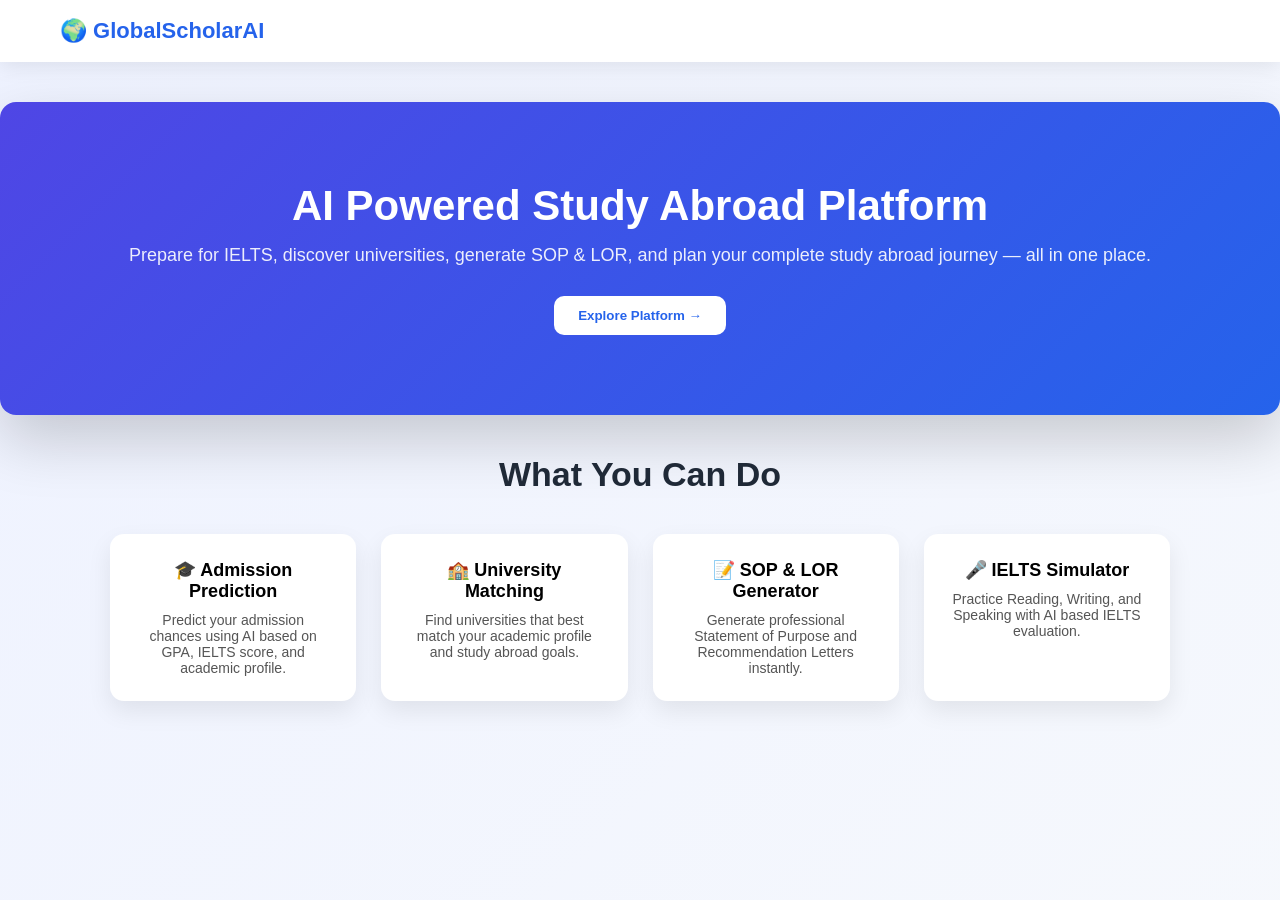
<file: frontend/index.html>
<!DOCTYPE html>
<html>

<head>
<title>GlobalScholarAI</title>
<link rel="stylesheet" href="css/style.css">
</head>

<body>

<!-- NAVBAR -->

<div class="navbar">
<div class="logo">🌍 GlobalScholarAI</div>
</div>


<!-- HERO SECTION -->

<div class="hero">

<h1>AI Powered Study Abroad Platform</h1>

<p class="hero-text">
Prepare for IELTS, discover universities, generate SOP & LOR,
and plan your complete study abroad journey — all in one place.
</p>

<button class="hero-btn"
onclick="location.href='dashboard.html'">
Explore Platform →
</button>

</div>


<!-- FEATURES -->

<div class="container">

<h2 class="page-title">What You Can Do</h2>

<div class="features">

<div class="feature-card">
<h3>🎓 Admission Prediction</h3>
<p>
Predict your admission chances using AI based on GPA,
IELTS score, and academic profile.
</p>
</div>

<div class="feature-card">
<h3>🏫 University Matching</h3>
<p>
Find universities that best match your academic profile
and study abroad goals.
</p>
</div>

<div class="feature-card">
<h3>📝 SOP & LOR Generator</h3>
<p>
Generate professional Statement of Purpose
and Recommendation Letters instantly.
</p>
</div>

<div class="feature-card">
<h3>🎤 IELTS Simulator</h3>
<p>
Practice Reading, Writing, and Speaking with
AI based IELTS evaluation.
</p>
</div>

</div>

</div>

</body>

</html>
</file>
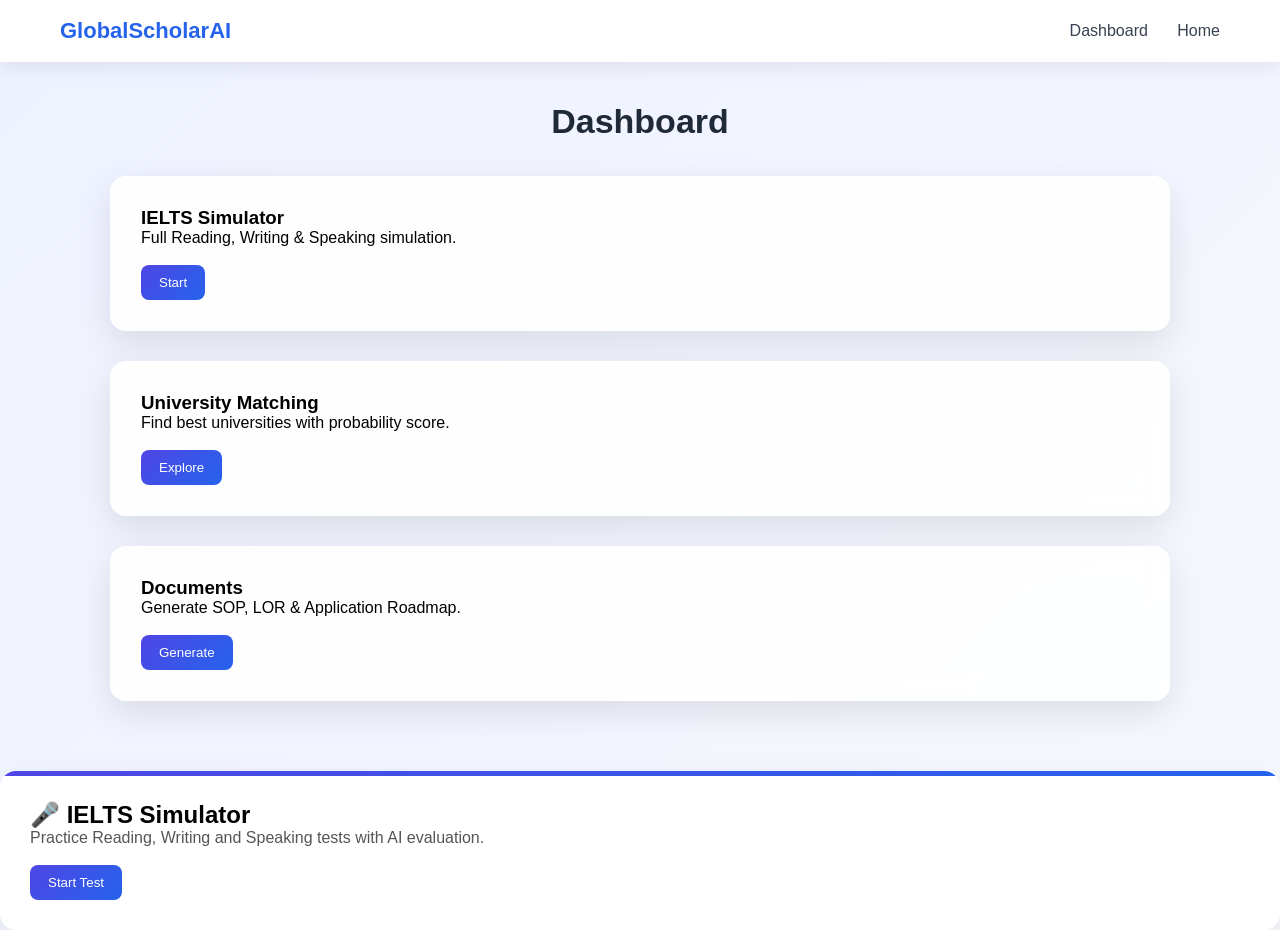
<file: frontend/dashboard.html>
<!DOCTYPE html>
<html>
<head>
    <title>Dashboard - GlobalScholarAI</title>
    <link rel="stylesheet" href="css/style.css">
</head>
<body>

<div class="navbar">
    <div class="logo">GlobalScholarAI</div>
    <div class="nav-links">
        <a href="dashboard.html">Dashboard</a>
        <a href="index.html">Home</a>
    </div>
</div>

<div class="container">
    <h1 class="page-title">Dashboard</h1>

    <div class="grid grid-3">

        <div class="card">
            <h3>IELTS Simulator</h3>
            <p>Full Reading, Writing & Speaking simulation.</p>
            <br>
            <a href="ielts/ielts-start.html">
                <button class="btn-primary">Start</button>
            </a>
        </div>

        <div class="card">
            <h3>University Matching</h3>
            <p>Find best universities with probability score.</p>
            <br>
            <a href="universities/match.html">
                <button class="btn-primary">Explore</button>
            </a>
        </div>

        <div class="card">
            <h3>Documents</h3>
            <p>Generate SOP, LOR & Application Roadmap.</p>
            <br>
            <a href="documents/documents.html">
                <button class="btn-primary">Generate</button>
            </a>
        </div>

    </div>
</div>

<div class="dashboard-card">

<h2>🎤 IELTS Simulator</h2>

<p>
Practice Reading, Writing and Speaking tests with AI evaluation.
</p>

<button class="btn-primary"
onclick="location.href='ielts/ielts-start.html'">
Start Test
</button>

</div>


</body>
</html>
</file>
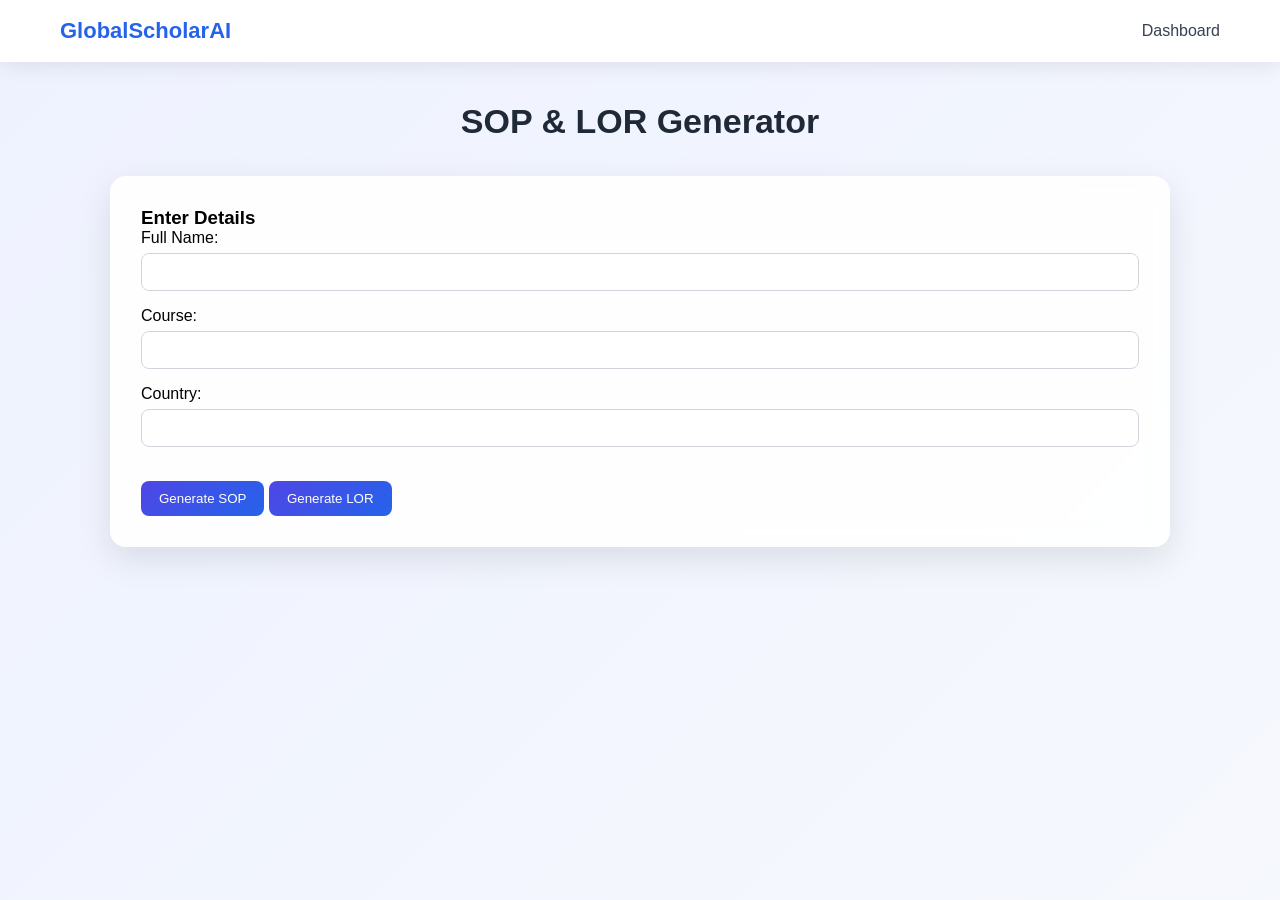
<file: frontend/documents/documents.html>
<!DOCTYPE html>
<html>
<head>
    <title>Documents Generator</title>
    <link rel="stylesheet" href="../css/style.css">
    <script src="../js/config.js"></script>
</head>
<body>

<div class="navbar">
    <div class="logo">GlobalScholarAI</div>
    <div class="nav-links">
        <a href="../dashboard.html">Dashboard</a>
    </div>
</div>

<div class="container">

    <h1 class="page-title">SOP & LOR Generator</h1>

    <div class="card">
        <h3>Enter Details</h3>

        <label>Full Name:</label>
        <input type="text" id="name">

        <label>Course:</label>
        <input type="text" id="course">

        <label>Country:</label>
        <input type="text" id="country">

        <br><br>

        <button class="btn-primary" onclick="generateSOP()">Generate SOP</button>
        <button class="btn-primary" onclick="generateLOR()">Generate LOR</button>
    </div>

    <div id="document-result" style="display:none;">
        <div class="card">
            <h3>Generated Document</h3>
            <div id="output"></div>
        </div>
    </div>

</div>

<script>

async function generateSOP() {

    const response = await fetch(`${API_BASE}/documents/sop`, {
        method: "POST",
        headers: { "Content-Type": "application/json" },
        body: JSON.stringify({
            name: document.getElementById("name").value,
            field: document.getElementById("course").value,
            country: document.getElementById("country").value,
            academic_background: "Bachelor's in Computer Science",
            experience: "Machine Learning projects and AI systems",
            career_goals: "Become a Data Scientist",
            why_country: "Germany has strong AI research and industry"
        })
    });

    const result = await response.json();

    document.getElementById("document-result").style.display = "block";
    document.getElementById("output").innerText = result.sop;
}

async function generateLOR() {

    const response = await fetch(`${API_BASE}/documents/lor`, {
        method: "POST",
        headers: { "Content-Type": "application/json" },
        body: JSON.stringify({
            type: "academic",
            student_name: document.getElementById("name").value,
            recommender_name: "Dr. Sharma",
            duration: "2 years",
            field: document.getElementById("course").value,
            strengths: "Strong analytical thinking and ML skills",
            achievements: "Built AI complaint routing system",
            country: document.getElementById("country").value
        })
    });

    const result = await response.json();

    document.getElementById("document-result").style.display = "block";
    document.getElementById("output").innerText = result.lor;
}

</script>

</body>
</html>
</file>
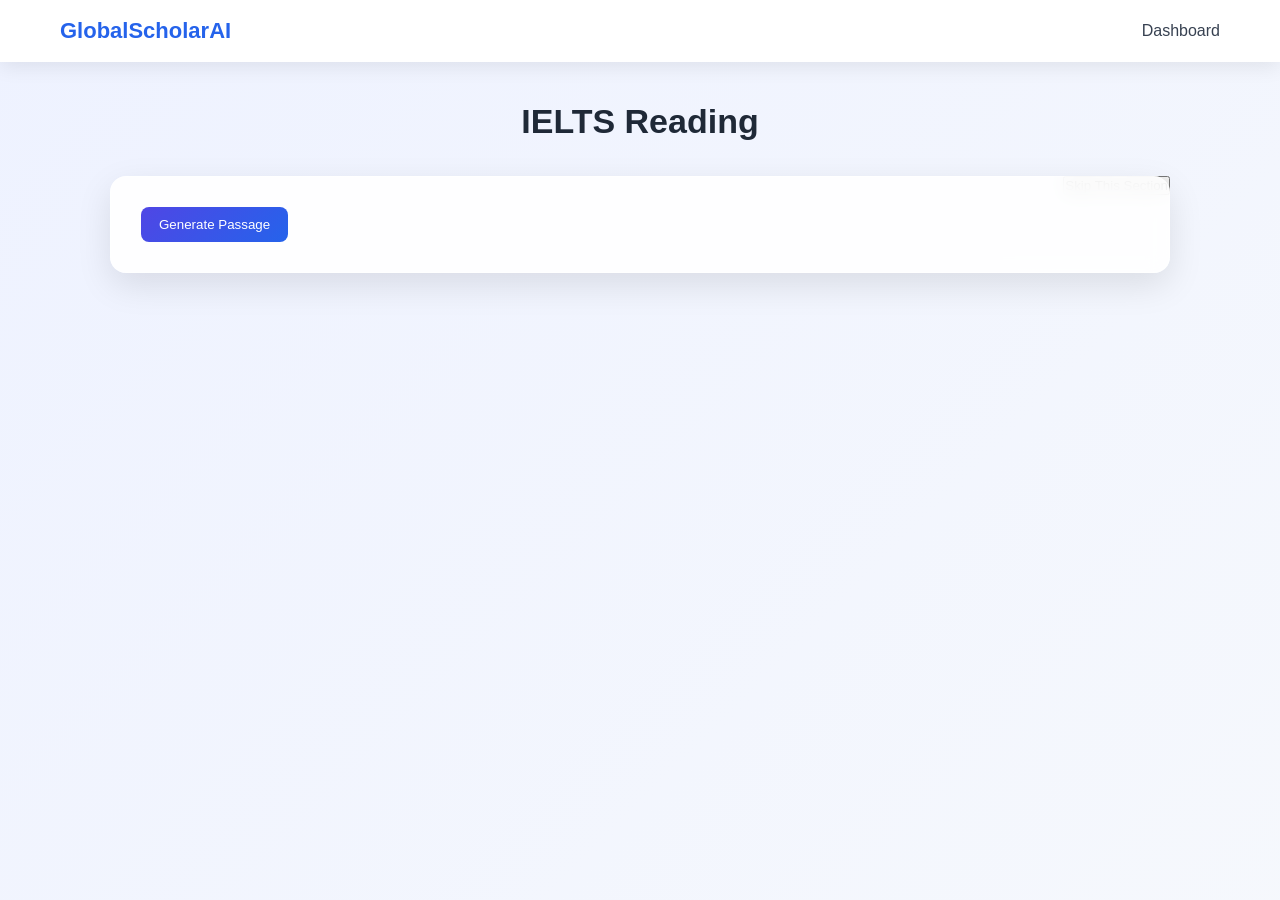
<file: frontend/ielts/ielts-reading.html>
<!DOCTYPE html>
<html>
<head>
    <title>IELTS Reading</title>
    <link rel="stylesheet" href="../css/style.css">
    <script src="../js/config.js"></script>
</head>
<body>

<div class="navbar">
    <div class="logo">GlobalScholarAI</div>
    <div class="nav-links">
        <a href="../dashboard.html">Dashboard</a>
    </div>
</div>

<div class="container">

    <h1 class="page-title">IELTS Reading</h1>

    <!-- ✅ Skip Button -->
    <button class="btn-secondary"
        onclick="skipSection('ielts-writing.html')" 
        style="float:right; margin-bottom:10px;">
        Skip This Section
    </button>

    <!-- Progress -->
    <div class="progress-container">
        <div class="progress-bar" style="width: 30%;"></div>
    </div>

    <div class="card">
        <button class="btn-primary" onclick="loadReading()">
            Generate Passage
        </button>
    </div>

    <!-- ✅ Proper Loading -->
    <div id="loading" style="display:none; margin-top:15px;">
        <p>Checking your answers... Please wait ⏳</p>
    </div>

    <div id="reading-section" style="display:none;">

        <div class="card">
            <h3>Passage</h3>
            <br>
            <p id="passage-text"></p>
        </div>

        <div class="card">
            <h3>Questions</h3>
            <br>
            <form id="reading-form"></form>
            <br>
            <button class="btn-primary" onclick="submitReading()">
                Submit Answers
            </button>
        </div>

    </div>

</div>

<script>

let questionsData = [];

async function loadReading() {

    const response = await fetch(`${API_BASE}/ielts/mcq/start`, {
        method: "POST"
    });

    const data = await response.json();

    document.getElementById("reading-section").style.display = "block";
    document.getElementById("passage-text").innerText = data.passage;

    questionsData = data.questions;

    const form = document.getElementById("reading-form");
    form.innerHTML = "";

    questionsData.forEach((q, index) => {

        let optionsHTML = "";

        for (const key in q.options) {
            optionsHTML += `
                <div>
                    <input type="radio" name="q${index}" value="${key}">
                    ${key}. ${q.options[key]}
                </div>
            `;
        }

        const questionHTML = `
            <div class="input-group">
                <label>${index + 1}. ${q.question}</label>
                ${optionsHTML}
            </div>
        `;

        form.innerHTML += questionHTML;
    });
}

async function submitReading() {

    const answers = [];

    questionsData.forEach((q, index) => {
        const selected = document.querySelector(`input[name="q${index}"]:checked`);
        answers.push(selected ? selected.value : "");
    });

    // ✅ Show loading
    document.getElementById("loading").style.display = "block";

    const response = await fetch(`${API_BASE}/ielts/mcq/submit`, {
        method: "POST",
        headers: { "Content-Type": "application/json" },
        body: JSON.stringify({
            answers: answers,
            questions: questionsData
        })
    });

    const result = await response.json();

    // ✅ Hide loading
    document.getElementById("loading").style.display = "none";

    // ✅ Store reading band
    if (result.estimated_reading_band) {
        localStorage.setItem("reading_band", result.estimated_reading_band);
    }

    // Move to Writing
    window.location.href = "ielts-writing.html";
}

function skipSection(nextPage) {
    localStorage.setItem("reading_band", "Skipped");
    window.location.href = nextPage;
}

</script>

</body>
</html>
</file>
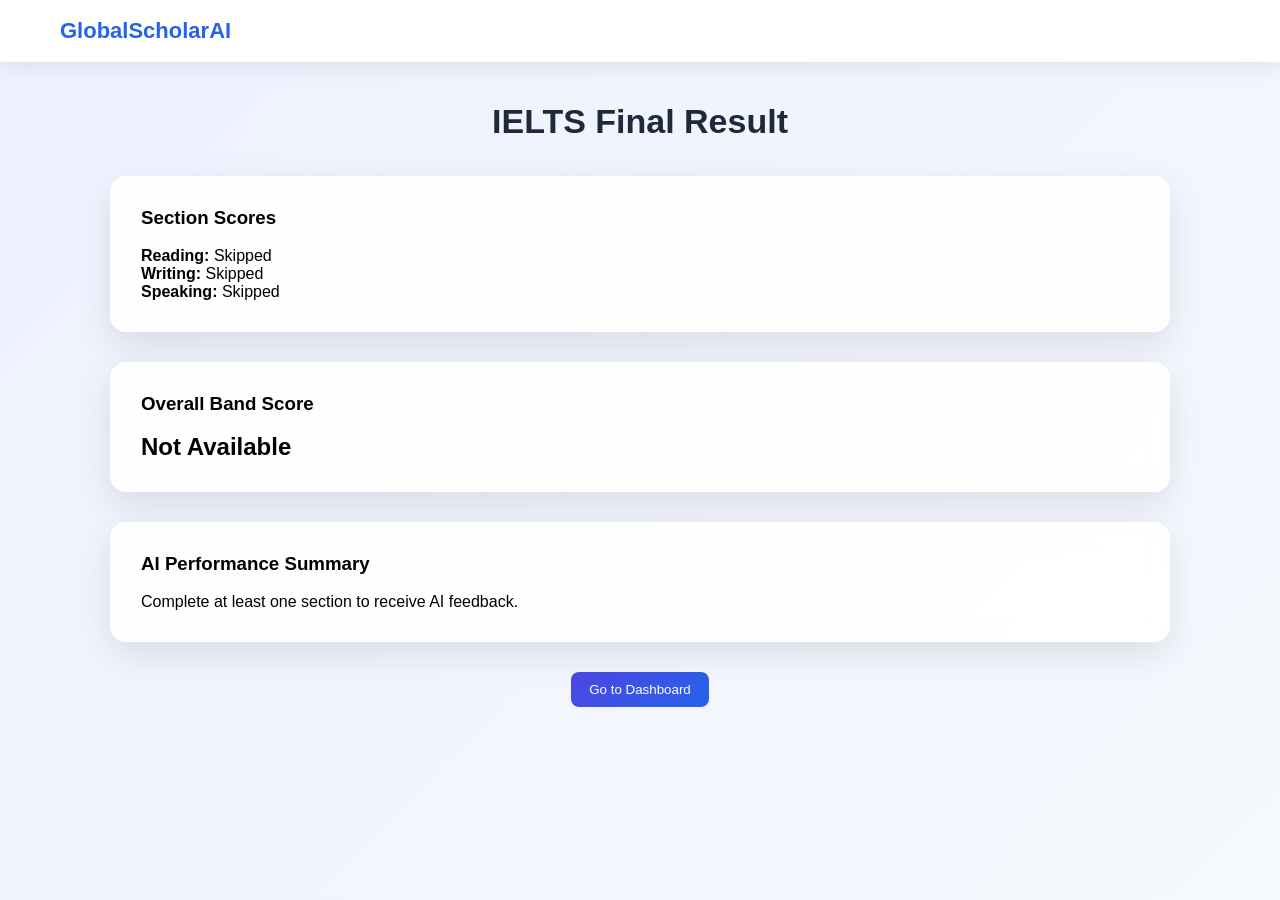
<file: frontend/ielts/ielts-result.html>
<!DOCTYPE html>
<html>
<head>
    <title>IELTS Final Result</title>
    <link rel="stylesheet" href="../css/style.css">
    <script src="../js/config.js"></script>
</head>
<body>

<div class="navbar">
    <div class="logo">GlobalScholarAI</div>
</div>

<div class="container">

    <h1 class="page-title">IELTS Final Result</h1>

    <div class="card">
        <h3>Section Scores</h3>
        <br>
        <div id="section-scores"></div>
    </div>

    <div class="card">
        <h3>Overall Band Score</h3>
        <br>
        <h2 id="overall-band"></h2>
    </div>

    <div class="card">
        <h3>AI Performance Summary</h3>
        <br>
        <div id="summary-loading" style="display:none;">
            Generating AI feedback... ⏳
        </div>
        <div id="ai-summary"></div>
    </div>

    <div style="text-align:center; margin-top:30px;">
    <button class="btn-primary" onclick="goToDashboard()">
        Go to Dashboard
    </button></div>

</div>

<script>

window.onload = generateResult;

async function generateResult() {

    const reading = localStorage.getItem("reading_band");
    const writing = localStorage.getItem("writing_band");
    const speaking = localStorage.getItem("speaking_band");

    let scoresHTML = "";
    let numericScores = [];

    function processSection(name, value) {

        if (!value || value === "Skipped") {
            scoresHTML += `<p><strong>${name}:</strong> Skipped</p>`;
        } else {
            scoresHTML += `<p><strong>${name}:</strong> ${value}</p>`;
            numericScores.push(parseFloat(value));
        }
    }

    processSection("Reading", reading);
    processSection("Writing", writing);
    processSection("Speaking", speaking);

    document.getElementById("section-scores").innerHTML = scoresHTML;

    let overall = "Not Available";

    if (numericScores.length > 0) {
        const avg = numericScores.reduce((a, b) => a + b, 0) / numericScores.length;
        overall = (Math.round(avg * 2) / 2).toFixed(1);
    }

    document.getElementById("overall-band").innerText = overall;

    if (overall !== "Not Available") {
        generateAISummary(reading, writing, speaking, overall);
    } else {
        document.getElementById("ai-summary").innerText =
            "Complete at least one section to receive AI feedback.";
    }
}

async function generateAISummary(reading, writing, speaking, overall) {

    document.getElementById("summary-loading").style.display = "block";

    const response = await fetch(`${API_BASE}/ielts/performance-summary`, {
        method: "POST",
        headers: { "Content-Type": "application/json" },
        body: JSON.stringify({
            reading: reading,
            writing: writing,
            speaking: speaking,
            overall: overall
        })
    });

    const result = await response.json();

    document.getElementById("summary-loading").style.display = "none";

    if (result.error) {
        document.getElementById("ai-summary").innerText = result.raw_output;
        return;
    }

    document.getElementById("ai-summary").innerHTML = `
        <h4>📊 Performance Analysis</h4>
        <p>${result.performance_analysis}</p>
        <br>

        <h4>🎓 University & Country Suggestions</h4>
        <p>${result.university_suggestions}</p>
        <br>

        <h4>📌 Minimum Band Requirements</h4>
        <p>${result.minimum_band_requirements}</p>
        <br>

        <h4>🧭 Admission Roadmap</h4>
        <p>${result.admission_roadmap}</p>
        <br>

        <h4>📈 Section-wise Improvement Plan</h4>
        <p>${result.improvement_plan}</p>
        <br>

        <h4>🚀 Estimated Real Exam Potential</h4>
        <p>${result.exam_potential}</p>
    `;
}

</script>

<script>
function goToDashboard() {
    window.location.href = "../dashboard.html";
}
</script>

</body>
</html>
</file>
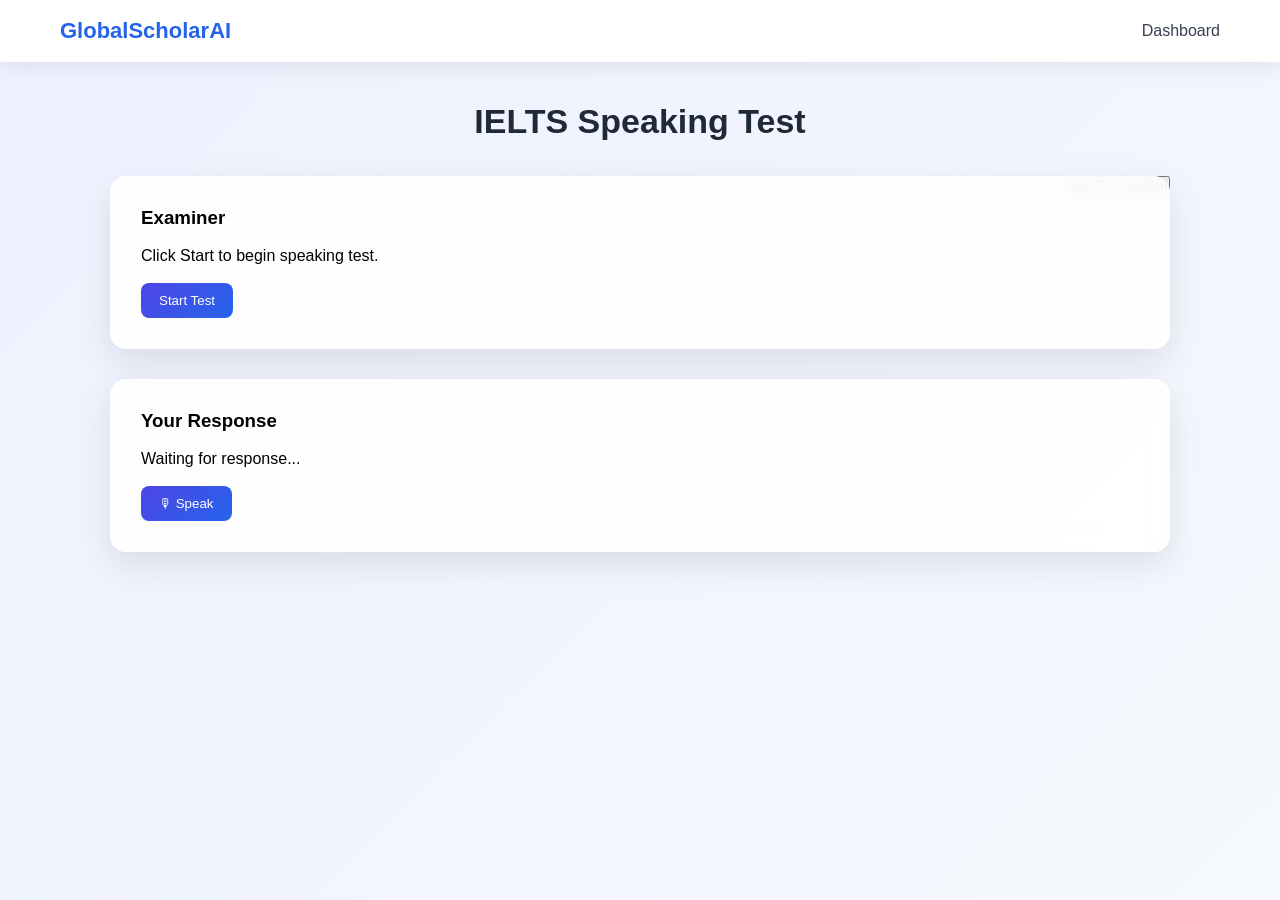
<file: frontend/ielts/ielts-speaking.html>
<!DOCTYPE html>
<html>
<head>
    <title>IELTS Speaking</title>
    <link rel="stylesheet" href="../css/style.css">
    <script src="../js/config.js"></script>
</head>
<body>

<div class="navbar">
    <div class="logo">GlobalScholarAI</div>
    <div class="nav-links">
        <a href="../dashboard.html">Dashboard</a>
    </div>
</div>

<div class="container">

    <h1 class="page-title">IELTS Speaking Test</h1>

    <!-- ✅ Correct Skip Button -->
    <button class="btn-secondary"
        onclick="skipSection('ielts-result.html')" 
        style="float:right; margin-bottom:10px;">
        Skip This Section
    </button>

    <!-- Progress -->
    <div class="progress-container">
        <div class="progress-bar" style="width: 80%;"></div>
    </div>

    <div class="card">
        <h3>Examiner</h3>
        <br>
        <p id="question-box">Click Start to begin speaking test.</p>
        <br>
        <button class="btn-primary" onclick="startSpeaking()">Start Test</button>
    </div>

    <div class="card">
        <h3>Your Response</h3>
        <br>
        <p id="transcript-box">Waiting for response...</p>
        <br>
        <button class="btn-primary" onclick="startRecording()">🎙 Speak</button>
    </div>

    <div id="final-result" style="display:none;">
        <div class="card">
            <h3>Speaking Evaluation</h3>
            <div id="speaking-result"></div>
            <br>
            <button class="btn-primary" onclick="goToResult()">
                View Final Result
            </button>
        </div>
    </div>

</div>

<script>

let sessionId = null;
let recognition;

async function startSpeaking() {

    const response = await fetch(`${API_BASE}/ielts/speaking/start`, {
        method: "POST"
    });

    const data = await response.json();

    sessionId = data.session_id;

    document.getElementById("question-box").innerText = data.question;
    speakText(data.question);
}

function speakText(text) {
    const speech = new SpeechSynthesisUtterance(text);
    speech.lang = "en-US";
    window.speechSynthesis.speak(speech);
}

function startRecording() {

    const SpeechRecognition = window.SpeechRecognition || window.webkitSpeechRecognition;

    if (!SpeechRecognition) {
        alert("Speech recognition not supported in this browser.");
        return;
    }

    recognition = new SpeechRecognition();
    recognition.lang = "en-US";
    recognition.interimResults = false;

    recognition.start();

    recognition.onresult = function(event) {
        const transcript = event.results[0][0].transcript;
        document.getElementById("transcript-box").innerText = transcript;
        sendResponse(transcript);
    };

    recognition.onerror = function() {
        alert("Microphone access denied or not supported.");
    };
}

async function sendResponse(answer) {

    const response = await fetch(`${API_BASE}/ielts/speaking/respond`, {
        method: "POST",
        headers: { "Content-Type": "application/json" },
        body: JSON.stringify({
            session_id: sessionId,
            answer: answer
        })
    });

    const data = await response.json();

    // ✅ If evaluation JSON returned (has overall_band)
    if (data.overall_band) {

        // Store speaking band
        localStorage.setItem("speaking_band", data.overall_band);

        document.getElementById("final-result").style.display = "block";

        document.getElementById("speaking-result").innerHTML = `
            <p><strong>Overall Band:</strong> ${data.overall_band}</p>
            <p><strong>Fluency & Coherence:</strong> ${data.fluency}</p>
            <p><strong>Lexical Resource:</strong> ${data.lexical_resource}</p>
            <p><strong>Grammar:</strong> ${data.grammar}</p>
            <p><strong>Pronunciation:</strong> ${data.pronunciation}</p>
            <br>
            <p><strong>Strengths:</strong><br>${data.strengths}</p>
            <br>
            <p><strong>Weaknesses:</strong><br>${data.weaknesses}</p>
            <br>
            <p><strong>Improvement Suggestions:</strong><br>${data.improvement_suggestions}</p>
        `;

    } else {
        // Continue asking next question
        document.getElementById("question-box").innerText = data.question;
        speakText(data.question);
    }
}

function goToResult() {
    window.location.href = "ielts-result.html";
}

function skipSection(nextPage) {
    localStorage.setItem("speaking_band", "Skipped");
    window.location.href = nextPage;
}

</script>

</body>
</html>
</file>
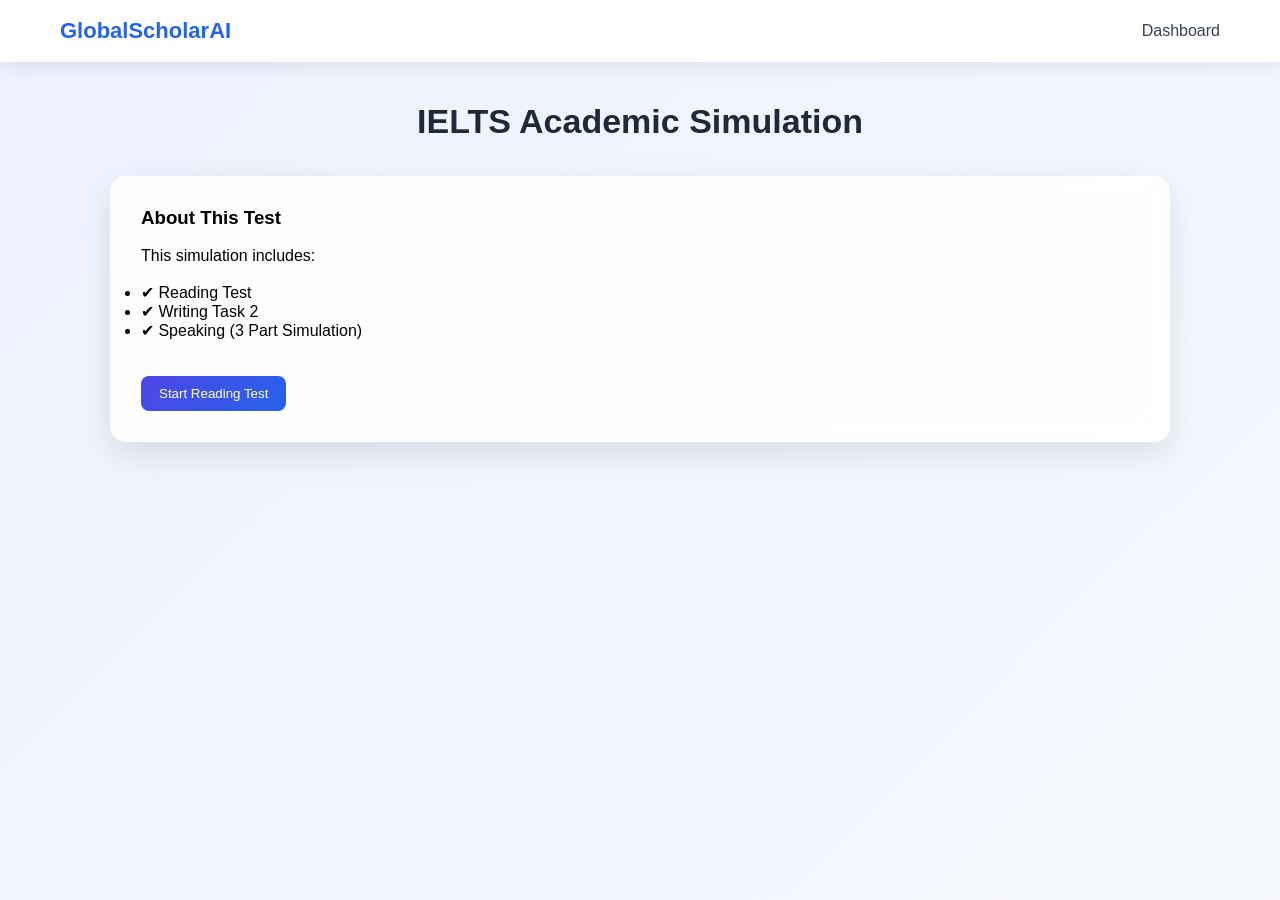
<file: frontend/ielts/ielts-start.html>
<!DOCTYPE html>
<html>
<head>
    <title>IELTS Simulator - Start</title>
    <link rel="stylesheet" href="../css/style.css">
    <script src="../js/config.js"></script>
</head>
<body>

<div class="navbar">
    <div class="logo">GlobalScholarAI</div>
    <div class="nav-links">
        <a href="../dashboard.html">Dashboard</a>
    </div>
</div>

<div class="container">

    <h1 class="page-title">IELTS Academic Simulation</h1>

    <!-- Progress Bar -->
    <div class="progress-container">
        <div class="progress-bar" style="width: 10%;"></div>
    </div>

    <div class="card">
        <h3>About This Test</h3>
        <br>
        <p>This simulation includes:</p>
        <br>
        <ul>
            <li>✔ Reading Test</li>
            <li>✔ Writing Task 2</li>
            <li>✔ Speaking (3 Part Simulation)</li>
        </ul>
        <br><br>

        <button class="btn-primary" onclick="startReading()">
            Start Reading Test
        </button>
    </div>

</div>

<script>
function startReading() {
    window.location.href = "ielts-reading.html";
}
</script>

</body>
</html>
</file>
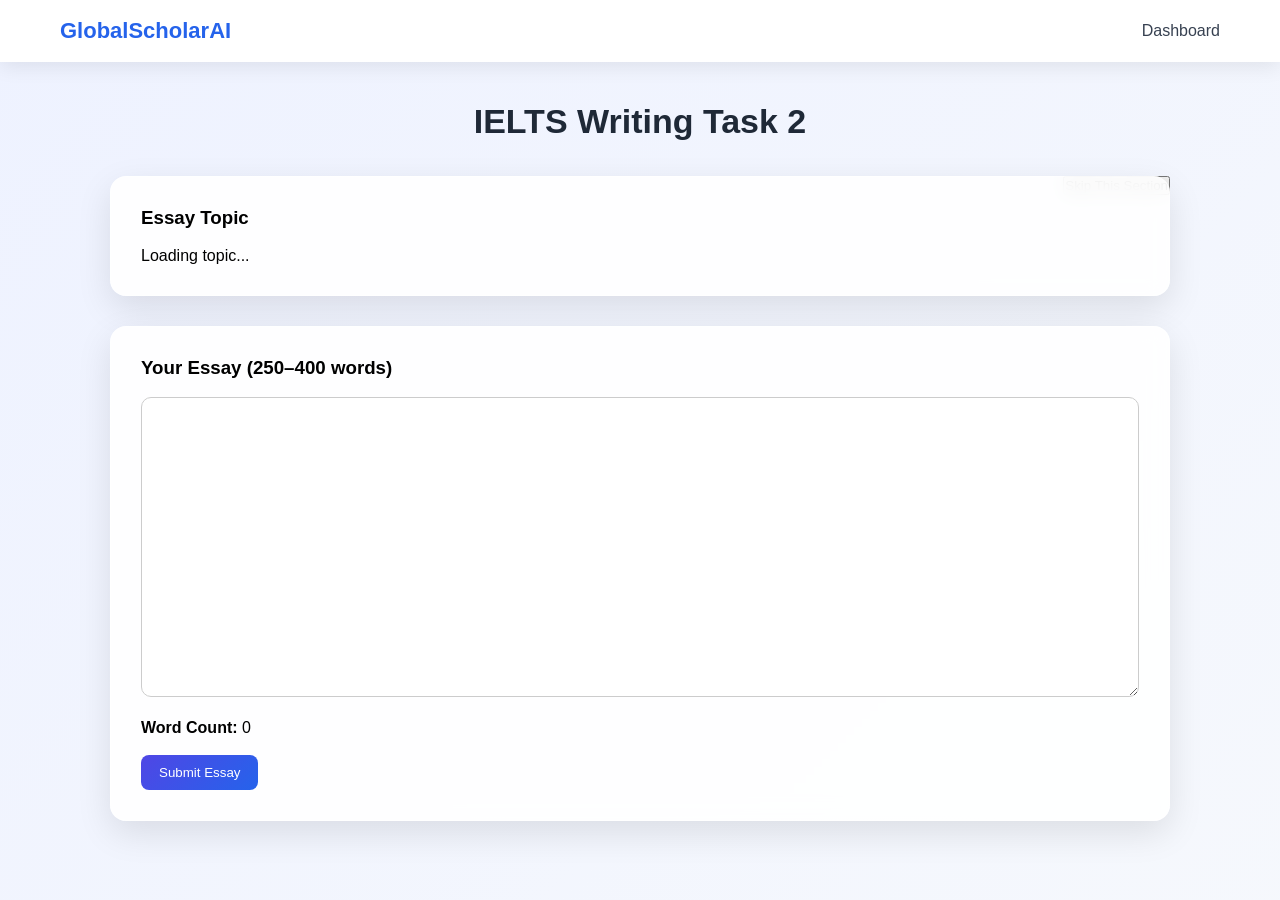
<file: frontend/ielts/ielts-writing.html>
<!DOCTYPE html>
<html>
<head>
    <title>IELTS Writing</title>
    <link rel="stylesheet" href="../css/style.css">
    <script src="../js/config.js"></script>
</head>
<body>

<div class="navbar">
    <div class="logo">GlobalScholarAI</div>
    <div class="nav-links">
        <a href="../dashboard.html">Dashboard</a>
    </div>
</div>

<div class="container">

    <h1 class="page-title">IELTS Writing Task 2</h1>

    <!-- ✅ Correct Skip Button -->
    <button class="btn-secondary"
        onclick="skipSection('ielts-speaking.html')" 
        style="float:right; margin-bottom:10px;">
        Skip This Section
    </button>

    <!-- Progress -->
    <div class="progress-container">
        <div class="progress-bar" style="width: 60%;"></div>
    </div>

    <div class="card">
        <h3>Essay Topic</h3>
        <br>
        <p id="essay-topic">Loading topic...</p>
    </div>

    <div class="card">
        <h3>Your Essay (250–400 words)</h3>
        <br>

        <!-- ✅ Larger Professional Textarea -->
        <textarea id="essay-input" 
          style="width:100%; min-height:300px; padding:15px; font-size:15px; border-radius:10px; border:1px solid #ccc;"
          oninput="updateWordCount()"></textarea>

        <br><br>

        <p><strong>Word Count:</strong> <span id="word-count">0</span></p>

        <br>

        <button class="btn-primary" onclick="submitEssay()">Submit Essay</button>
    </div>

    <!-- ✅ Loading Indicator -->
    <div id="loading" style="display:none; margin-top:15px;">
        <p>Evaluating your essay... Please wait ⏳</p>
    </div>

    <div id="result-section" style="display:none;">
        <div class="card">
            <h3>Writing Evaluation</h3>
            <br>
            <div id="writing-result"></div>
            <br>
            <button class="btn-primary" onclick="goToSpeaking()">
                Continue to Speaking
            </button>
        </div>
    </div>

</div>

<script>

window.onload = loadTopic;

async function loadTopic() {

    const response = await fetch(`${API_BASE}/ielts/writing/topic`, {
        method: "POST"
    });

    const data = await response.json();

    if (data.question) {
        document.getElementById("essay-topic").innerText = data.question;
    } else {
        document.getElementById("essay-topic").innerText = "Failed to load topic.";
    }
}

function updateWordCount() {
    const text = document.getElementById("essay-input").value.trim();
    const words = text === "" ? 0 : text.split(/\s+/).length;
    document.getElementById("word-count").innerText = words;
}

async function submitEssay() {

    const essay = document.getElementById("essay-input").value;
    const wordCount = essay.trim() === "" ? 0 : essay.trim().split(/\s+/).length;

    if (wordCount < 250) {
        alert("Essay must be at least 250 words.");
        return;
    }

    // ✅ Show loading
    document.getElementById("loading").style.display = "block";

    const response = await fetch(`${API_BASE}/ielts/writing/evaluate`, {
        method: "POST",
        headers: { "Content-Type": "application/json" },
        body: JSON.stringify({ essay: essay })
    });

    const result = await response.json();

    // ✅ Hide loading
    document.getElementById("loading").style.display = "none";

    // ✅ Store band for result page
    if (result.overall_band) {
        localStorage.setItem("writing_band", result.overall_band);
    }

    document.getElementById("result-section").style.display = "block";

    document.getElementById("writing-result").innerHTML = `
        <p><strong>Overall Band:</strong> ${result.overall_band}</p>
        <p><strong>Task Response:</strong> ${result.task_response}</p>
        <p><strong>Coherence & Cohesion:</strong> ${result.coherence}</p>
        <p><strong>Lexical Resource:</strong> ${result.lexical_resource}</p>
        <p><strong>Grammar:</strong> ${result.grammar}</p>
        <br>
        <p><strong>Word Count:</strong> ${result.word_count}</p>
        <br>
        <p><strong>Strengths:</strong><br>${result.strengths}</p>
        <br>
        <p><strong>Weaknesses:</strong><br>${result.weaknesses}</p>
        <br>
        <p><strong>Improvement Suggestions:</strong><br>${result.improvement_suggestions}</p>
    `;
}

function goToSpeaking() {
    window.location.href = "ielts-speaking.html";
}

function skipSection(nextPage) {
    // ✅ Store skipped
    localStorage.setItem("writing_band", "Skipped");
    window.location.href = nextPage;
}

</script>

</body>
</html>
</file>
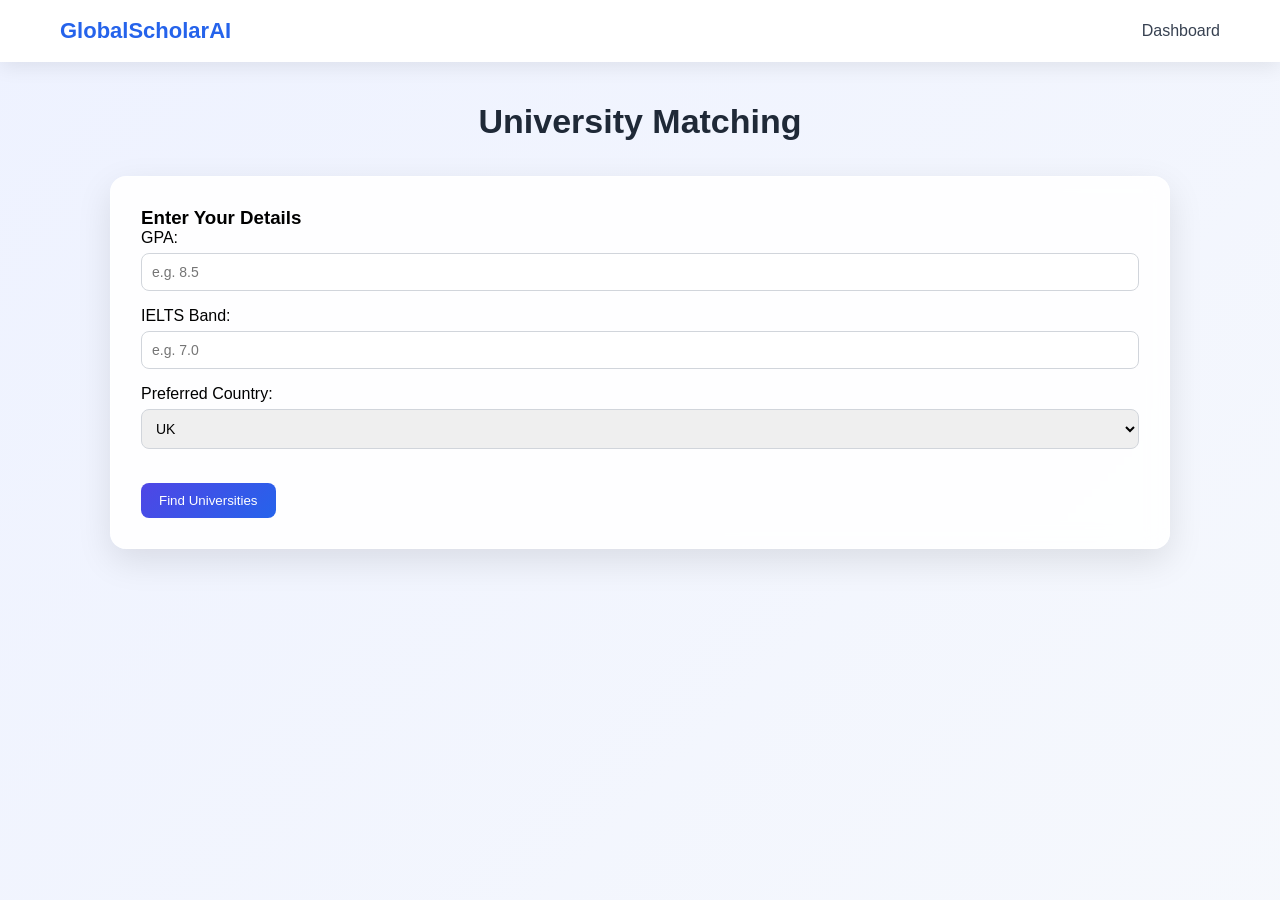
<file: frontend/universities/match.html>
<!DOCTYPE html>
<html>
<head>
    <title>University Matching</title>
    <link rel="stylesheet" href="../css/style.css">
    <script src="../js/config.js"></script>
</head>
<body>

<div class="navbar">
    <div class="logo">GlobalScholarAI</div>
    <div class="nav-links">
        <a href="../dashboard.html">Dashboard</a>
    </div>
</div>

<div class="container">

    <h1 class="page-title">University Matching</h1>

    <div class="card">
        <h3>Enter Your Details</h3>

        <label>GPA:</label>
        <input type="number" id="gpa" step="0.1" placeholder="e.g. 8.5">

        <label>IELTS Band:</label>
        <input type="number" id="ielts" step="0.5" placeholder="e.g. 7.0">

        <label>Preferred Country:</label>
        <select id="country">
            <option>UK</option>
            <option>Canada</option>
            <option>Australia</option>
            <option>Germany</option>
            <option>USA</option>
        </select>

        <br><br>

        <button class="btn-primary" onclick="matchUniversity()">Find Universities</button>
    </div>

    <div id="result-section" style="display:none;">
        <div class="card">
            <h3>Matching Result</h3>
            <div id="match-result"></div>
        </div>
    </div>

</div>

<script>

async function matchUniversity() {

    const gpa = document.getElementById("gpa").value;
    const ielts = document.getElementById("ielts").value;
    const country = document.getElementById("country").value;

    if (!gpa || !ielts) {
        alert("Please enter GPA and IELTS score.");
        return;
    }

    try {

        const response = await fetch(`${API_BASE}/match/universities`, {
            method: "POST",
            headers: { "Content-Type": "application/json" },
            body: JSON.stringify({
                field: "Data Science",
                preferred_country: country,
                gpa: parseFloat(gpa),
                ielts: parseFloat(ielts)
            })
        });

        if (!response.ok) {
            const errorText = await response.text();
            alert("Server Error: " + errorText);
            return;
        }

        const result = await response.json();

        document.getElementById("result-section").style.display = "block";

        let universities = "";

        if (result.recommended_universities && result.recommended_universities.length > 0) {

            result.recommended_universities.forEach(u => {

                const name =
                    u.university_name ||
                    u.university ||
                    u.name ||
                    "Unknown University";

                const countryName =
                    u.country ||
                    "Unknown Country";

                const rank = u.world_rank || "N/A";
                const category = u.category || "Unknown";
                universities += `
                <li>
                <strong>${name}</strong><br>
                Country: ${countryName}<br>
                Rank: ${rank}<br>
                Category: ${category}
                </li>
                <br>
                `;
            });

        } else {

            universities = "<li>No universities found based on the given profile.</li>";

        }

        document.getElementById("match-result").innerHTML = `
            <p><strong>Suggested Universities:</strong></p>
            <ul>${universities}</ul>

            <p><strong>Application Strategy:</strong></p>
            <p>${result.strategy || "No strategy generated."}</p>
        `;

    } catch (error) {

        console.error(error);
        alert("Something went wrong while connecting to the server.");

    }

}

</script>

</body>
</html>
</file>
<file: frontend/css/style.css>
/* ===== GLOBAL RESET ===== */

*{
margin:0;
padding:0;
box-sizing:border-box;
font-family:'Segoe UI', Tahoma, Geneva, Verdana, sans-serif;
}


/* ===== ANIMATED BACKGROUND ===== */

body{
background:linear-gradient(-45deg,#eef2ff,#e0f2fe,#f8fafc,#eef2ff);
background-size:400% 400%;
animation:gradientBG 14s ease infinite;
min-height:100vh;
}

@keyframes gradientBG{
0%{background-position:0% 50%;}
50%{background-position:100% 50%;}
100%{background-position:0% 50%;}
}


/* ===== NAVBAR ===== */

.navbar{
display:flex;
justify-content:space-between;
align-items:center;
padding:18px 60px;
background:white;
box-shadow:0 5px 20px rgba(0,0,0,0.08);
position:sticky;
top:0;
z-index:10;
}

.logo{
font-size:22px;
font-weight:700;
color:#2563eb;
}

.nav-links a{
margin-left:25px;
text-decoration:none;
color:#374151;
font-weight:500;
transition:0.2s;
}

.nav-links a:hover{
color:#2563eb;
}


/* ===== MAIN CONTAINER ===== */

.container{
max-width:1100px;
margin:auto;
padding:40px 20px;
}


/* ===== PAGE TITLE ===== */

.page-title{
text-align:center;
margin-bottom:35px;
font-size:34px;
font-weight:600;
color:#1f2937;
}


/* ===== HERO SECTION ===== */

.hero{
text-align:center;
padding:80px 30px;
background:linear-gradient(135deg,#4f46e5,#2563eb);
color:white;
border-radius:16px;
margin-top:40px;
box-shadow:0 25px 60px rgba(0,0,0,0.18);
}

.hero h1{
font-size:42px;
margin-bottom:15px;
}

.hero-text{
font-size:18px;
opacity:0.9;
margin-bottom:30px;
}

.hero-btn{
background:white;
color:#2563eb;
border:none;
padding:12px 24px;
border-radius:10px;
font-weight:600;
cursor:pointer;
transition:0.25s;
}

.hero-btn:hover{
transform:scale(1.07);
box-shadow:0 10px 25px rgba(0,0,0,0.2);
}


/* ===== CARDS ===== */

.card{
background:rgba(255,255,255,0.9);
backdrop-filter:blur(10px);
border-radius:16px;
padding:30px;
margin-bottom:30px;
box-shadow:0 12px 35px rgba(0,0,0,0.1);
transition:0.25s;
border:1px solid rgba(255,255,255,0.4);
}

.card:hover{
transform:translateY(-6px);
box-shadow:0 20px 50px rgba(0,0,0,0.18);
}


/* ===== FEATURE GRID ===== */

.features{
display:grid;
grid-template-columns:repeat(auto-fit,minmax(230px,1fr));
gap:25px;
margin-top:40px;
}

.feature-card{
background:white;
padding:25px;
border-radius:14px;
box-shadow:0 10px 25px rgba(0,0,0,0.08);
transition:0.25s;
text-align:center;
}

.feature-card:hover{
transform:translateY(-6px);
box-shadow:0 18px 40px rgba(0,0,0,0.18);
}

.feature-card h3{
margin-bottom:10px;
font-size:18px;
}

.feature-card p{
font-size:14px;
color:#555;
}


/* ===== DASHBOARD GRID ===== */

.dashboard-grid{
display:grid;
grid-template-columns:repeat(auto-fit,minmax(280px,1fr));
gap:30px;
margin-top:30px;
}


/* ===== DASHBOARD CARDS ===== */

.dashboard-card{
background:white;
padding:30px;
border-radius:16px;
box-shadow:0 12px 35px rgba(0,0,0,0.08);
transition:0.25s;
position:relative;
overflow:hidden;
}

.dashboard-card::before{
content:"";
position:absolute;
top:0;
left:0;
height:5px;
width:100%;
background:linear-gradient(90deg,#4f46e5,#2563eb);
}

.dashboard-card:hover{
transform:translateY(-6px);
box-shadow:0 20px 50px rgba(0,0,0,0.18);
}

.dashboard-card h3{
font-size:20px;
margin-bottom:10px;
}

.dashboard-card p{
color:#555;
margin-bottom:18px;
}


/* ===== INPUTS ===== */

input,
select{
width:100%;
padding:10px;
margin-top:6px;
margin-bottom:16px;
border-radius:8px;
border:1px solid #d1d5db;
font-size:14px;
transition:0.2s;
}

input:focus,
select:focus{
outline:none;
border-color:#2563eb;
box-shadow:0 0 6px rgba(37,99,235,0.2);
}


/* ===== BUTTONS ===== */

.btn-primary{
background:linear-gradient(135deg,#4f46e5,#2563eb);
color:white;
border:none;
padding:10px 18px;
border-radius:8px;
cursor:pointer;
font-weight:500;
transition:0.2s;
}

.btn-primary:hover{
transform:scale(1.05);
box-shadow:0 10px 25px rgba(37,99,235,0.35);
}


/* ===== RESULT LIST ===== */

#match-result ul{
margin-top:10px;
padding-left:18px;
}

#match-result li{
margin-bottom:6px;
}


/* ===== FLOATING BACKGROUND SHAPES ===== */

.bg-shapes div{
position:fixed;
width:200px;
height:200px;
background:rgba(79,70,229,0.08);
border-radius:50%;
filter:blur(60px);
z-index:-1;
}

.bg-shapes div:nth-child(1){
top:10%;
left:5%;
}

.bg-shapes div:nth-child(2){
bottom:20%;
right:10%;
}

.bg-shapes div:nth-child(3){
top:60%;
left:50%;
}


/* ===== RESPONSIVE ===== */

@media(max-width:768px){

.navbar{
padding:15px 20px;
}

.page-title{
font-size:28px;
}

.hero h1{
font-size:32px;
}

}
</file>
